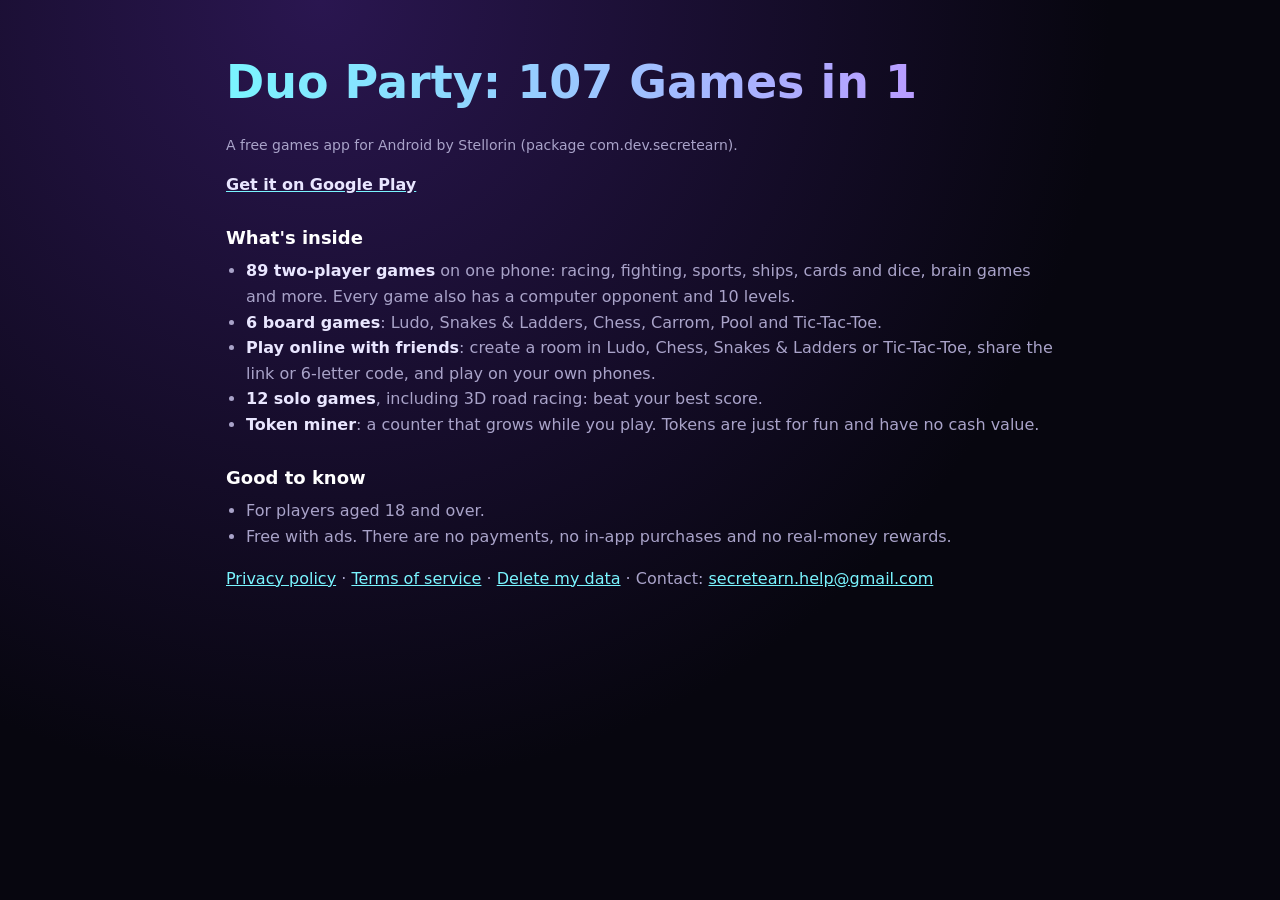
<file: index.html>
<!doctype html>
<html lang="en">
<head>
<meta charset="utf-8">
<meta name="viewport" content="width=device-width, initial-scale=1">
<title>Duo Party: 107 Games in 1</title>
<meta name="description" content="107 free games in one app: two-player games on one phone, board games with online rooms, and solo arcade games.">
<link rel="stylesheet" href="/site.css">
</head>
<body>
<main class="wrap doc">
  <h1>Duo Party: 107 Games in 1</h1>
  <p class="muted">A free games app for Android by Stellorin (package com.dev.secretearn).</p>
  <p><a href="https://play.google.com/store/apps/details?id=com.dev.secretearn"><b>Get it on Google Play</b></a></p>

  <h2>What's inside</h2>
  <ul>
    <li><b>89 two-player games</b> on one phone: racing, fighting, sports, ships, cards and dice, brain games and more. Every game also has a computer opponent and 10 levels.</li>
    <li><b>6 board games</b>: Ludo, Snakes &amp; Ladders, Chess, Carrom, Pool and Tic-Tac-Toe.</li>
    <li><b>Play online with friends</b>: create a room in Ludo, Chess, Snakes &amp; Ladders or Tic-Tac-Toe, share the link or 6-letter code, and play on your own phones.</li>
    <li><b>12 solo games</b>, including 3D road racing: beat your best score.</li>
    <li><b>Token miner</b>: a counter that grows while you play. Tokens are just for fun and have no cash value.</li>
  </ul>

  <h2>Good to know</h2>
  <ul>
    <li>For players aged 18 and over.</li>
    <li>Free with ads. There are no payments, no in-app purchases and no real-money rewards.</li>
  </ul>

  <p><a href="/privacy/">Privacy policy</a> · <a href="/terms/">Terms of service</a> · <a href="/privacy/#delete">Delete my data</a> · Contact: <a href="mailto:secretearn.help@gmail.com">secretearn.help@gmail.com</a></p>
</main>
</body>
</html>
</file>
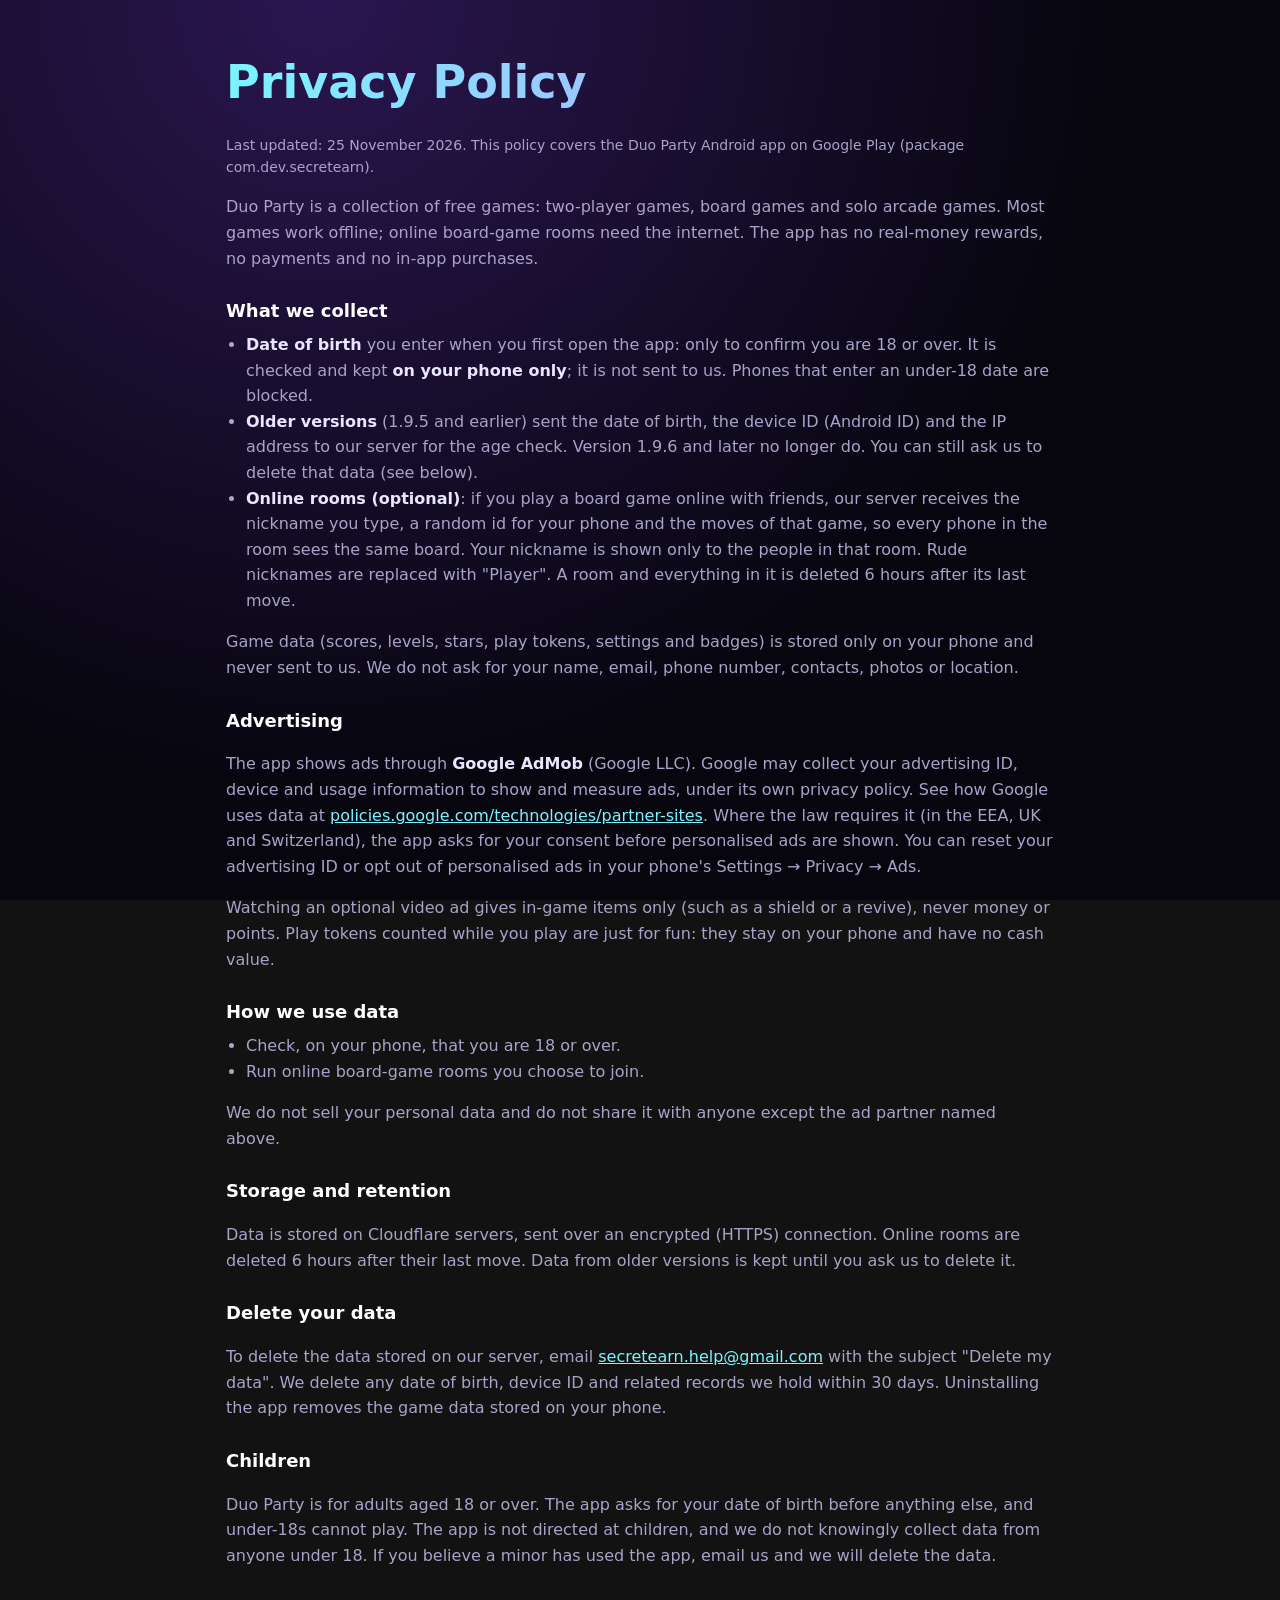
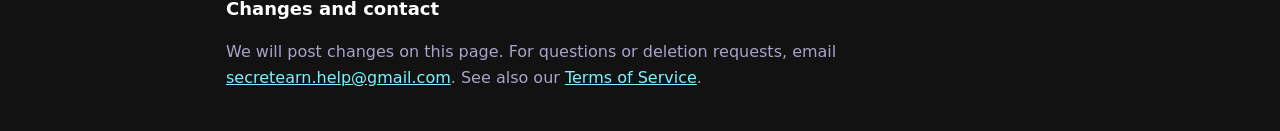
<file: privacy/index.html>
<!doctype html>
<html lang="en">
<head>
<meta charset="utf-8">
<meta name="viewport" content="width=device-width, initial-scale=1">
<title>Duo Party Privacy Policy</title>
<link rel="stylesheet" href="/site.css">
</head>
<body>
<main class="wrap doc">
  <h1>Privacy Policy</h1>
  <p class="muted">Last updated: 25 November 2026. This policy covers the Duo Party Android app on Google Play (package com.dev.secretearn).</p>

  <p>Duo Party is a collection of free games: two-player games, board games and solo arcade games. Most games work offline; online board-game rooms need the internet. The app has no real-money rewards, no payments and no in-app purchases.</p>

  <h2>What we collect</h2>
  <ul>
    <li><b>Date of birth</b> you enter when you first open the app: only to confirm you are 18 or over. It is checked and kept <b>on your phone only</b>; it is not sent to us. Phones that enter an under-18 date are blocked.</li>
    <li><b>Older versions</b> (1.9.5 and earlier) sent the date of birth, the device ID (Android ID) and the IP address to our server for the age check. Version 1.9.6 and later no longer do. You can still ask us to delete that data (see below).</li>
    <li><b>Online rooms (optional)</b>: if you play a board game online with friends, our server receives the nickname you type, a random id for your phone and the moves of that game, so every phone in the room sees the same board. Your nickname is shown only to the people in that room. Rude nicknames are replaced with "Player". A room and everything in it is deleted 6 hours after its last move.</li>
  </ul>
  <p>Game data (scores, levels, stars, play tokens, settings and badges) is stored only on your phone and never sent to us. We do not ask for your name, email, phone number, contacts, photos or location.</p>

  <h2>Advertising</h2>
  <p>The app shows ads through <b>Google AdMob</b> (Google LLC). Google may collect your advertising ID, device and usage information to show and measure ads, under its own privacy policy. See how Google uses data at <a href="https://policies.google.com/technologies/partner-sites">policies.google.com/technologies/partner-sites</a>. Where the law requires it (in the EEA, UK and Switzerland), the app asks for your consent before personalised ads are shown. You can reset your advertising ID or opt out of personalised ads in your phone's Settings → Privacy → Ads.</p>
  <p>Watching an optional video ad gives in-game items only (such as a shield or a revive), never money or points. Play tokens counted while you play are just for fun: they stay on your phone and have no cash value.</p>

  <h2>How we use data</h2>
  <ul>
    <li>Check, on your phone, that you are 18 or over.</li>
    <li>Run online board-game rooms you choose to join.</li>
  </ul>
  <p>We do not sell your personal data and do not share it with anyone except the ad partner named above.</p>

  <h2>Storage and retention</h2>
  <p>Data is stored on Cloudflare servers, sent over an encrypted (HTTPS) connection. Online rooms are deleted 6 hours after their last move. Data from older versions is kept until you ask us to delete it.</p>

  <h2 id="delete">Delete your data</h2>
  <p>To delete the data stored on our server, email <a href="mailto:secretearn.help@gmail.com?subject=Delete%20my%20data">secretearn.help@gmail.com</a> with the subject "Delete my data". We delete any date of birth, device ID and related records we hold within 30 days. Uninstalling the app removes the game data stored on your phone.</p>

  <h2>Children</h2>
  <p>Duo Party is for adults aged 18 or over. The app asks for your date of birth before anything else, and under-18s cannot play. The app is not directed at children, and we do not knowingly collect data from anyone under 18. If you believe a minor has used the app, email us and we will delete the data.</p>

  <h2>Changes and contact</h2>
  <p>We will post changes on this page. For questions or deletion requests, email <a href="mailto:secretearn.help@gmail.com">secretearn.help@gmail.com</a>. See also our <a href="/terms/">Terms of Service</a>.</p>
</main>
</body>
</html>
</file>
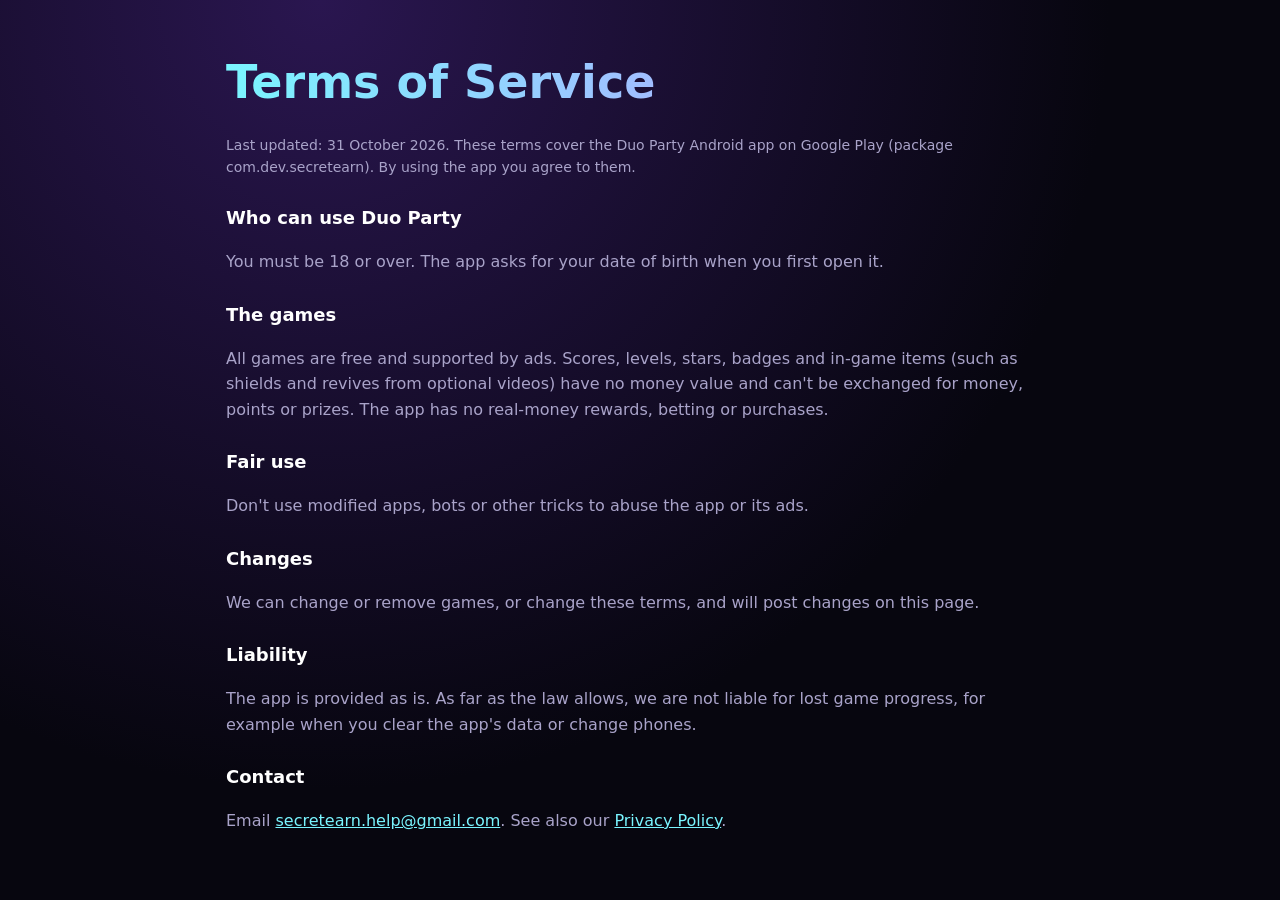
<file: terms/index.html>
<!doctype html>
<html lang="en">
<head>
<meta charset="utf-8">
<meta name="viewport" content="width=device-width, initial-scale=1">
<title>Duo Party Terms of Service</title>
<link rel="stylesheet" href="/site.css">
</head>
<body>
<main class="wrap doc">
  <h1>Terms of Service</h1>
  <p class="muted">Last updated: 31 October 2026. These terms cover the Duo Party Android app on Google Play (package com.dev.secretearn). By using the app you agree to them.</p>

  <h2>Who can use Duo Party</h2>
  <p>You must be 18 or over. The app asks for your date of birth when you first open it.</p>

  <h2>The games</h2>
  <p>All games are free and supported by ads. Scores, levels, stars, badges and in-game items (such as shields and revives from optional videos) have no money value and can't be exchanged for money, points or prizes. The app has no real-money rewards, betting or purchases.</p>

  <h2>Fair use</h2>
  <p>Don't use modified apps, bots or other tricks to abuse the app or its ads.</p>

  <h2>Changes</h2>
  <p>We can change or remove games, or change these terms, and will post changes on this page.</p>

  <h2>Liability</h2>
  <p>The app is provided as is. As far as the law allows, we are not liable for lost game progress, for example when you clear the app's data or change phones.</p>

  <h2>Contact</h2>
  <p>Email <a href="mailto:secretearn.help@gmail.com">secretearn.help@gmail.com</a>. See also our <a href="/privacy/">Privacy Policy</a>.</p>
</main>
</body>
</html>
</file>
<file: site.css>
:root { --bg:#07060f; --ink:#e9e6ff; --muted:#a9a3c9; --line:#ffffff1f; --card:#ffffff0a; --a:#7af5ff; --b:#c58bff; color-scheme: dark; }
* { box-sizing: border-box; }
body { margin:0; background: radial-gradient(circle at 25% 0%, #2a1650, var(--bg) 60%) fixed; color:var(--ink); font:16px/1.6 system-ui, -apple-system, "Segoe UI", sans-serif; }
.wrap { max-width: 860px; margin: 0 auto; padding: 40px 16px 24px; }
a { color: var(--a); }
.hero { text-align:center; padding: 32px 0 28px; }
.logo { font-size: 40px; color: var(--a); text-shadow: 0 0 24px var(--a); }
h1 { margin: 6px 0; font-size: clamp(30px, 6vw, 46px); background: linear-gradient(90deg, var(--a), var(--b)); -webkit-background-clip:text; background-clip:text; color:transparent; }
.tag { color: var(--muted); margin: 0 0 14px; }
.ok { display:inline-flex; align-items:center; gap:8px; color:#9ff7c4; font-size:14px; }
.dot { width:9px; height:9px; border-radius:50%; background:#3ee08a; box-shadow:0 0 12px #3ee08a; }
.grid { display:grid; grid-template-columns: repeat(auto-fit, minmax(220px, 1fr)); gap: 14px; margin-bottom: 14px; }
.card { background: var(--card); border:1px solid var(--line); border-radius: 18px; padding: 18px 20px; }
.card h2, .doc h2 { margin: 0 0 6px; font-size: 18px; color: #fff; }
.card p { margin:0; color: var(--muted); }
.info ul, .doc ul { margin: 6px 0 0; padding-left: 20px; color: var(--muted); }
.doc h2 { margin-top: 26px; }
.doc p, .doc li { color: var(--muted); }
.doc b { color: var(--ink); }
.muted { color: var(--muted); font-size: 14px; }
code { background:#ffffff14; padding: 1px 6px; border-radius: 6px; }
footer { text-align:center; color: var(--muted); font-size: 14px; padding: 28px 0 8px; }
</file>
